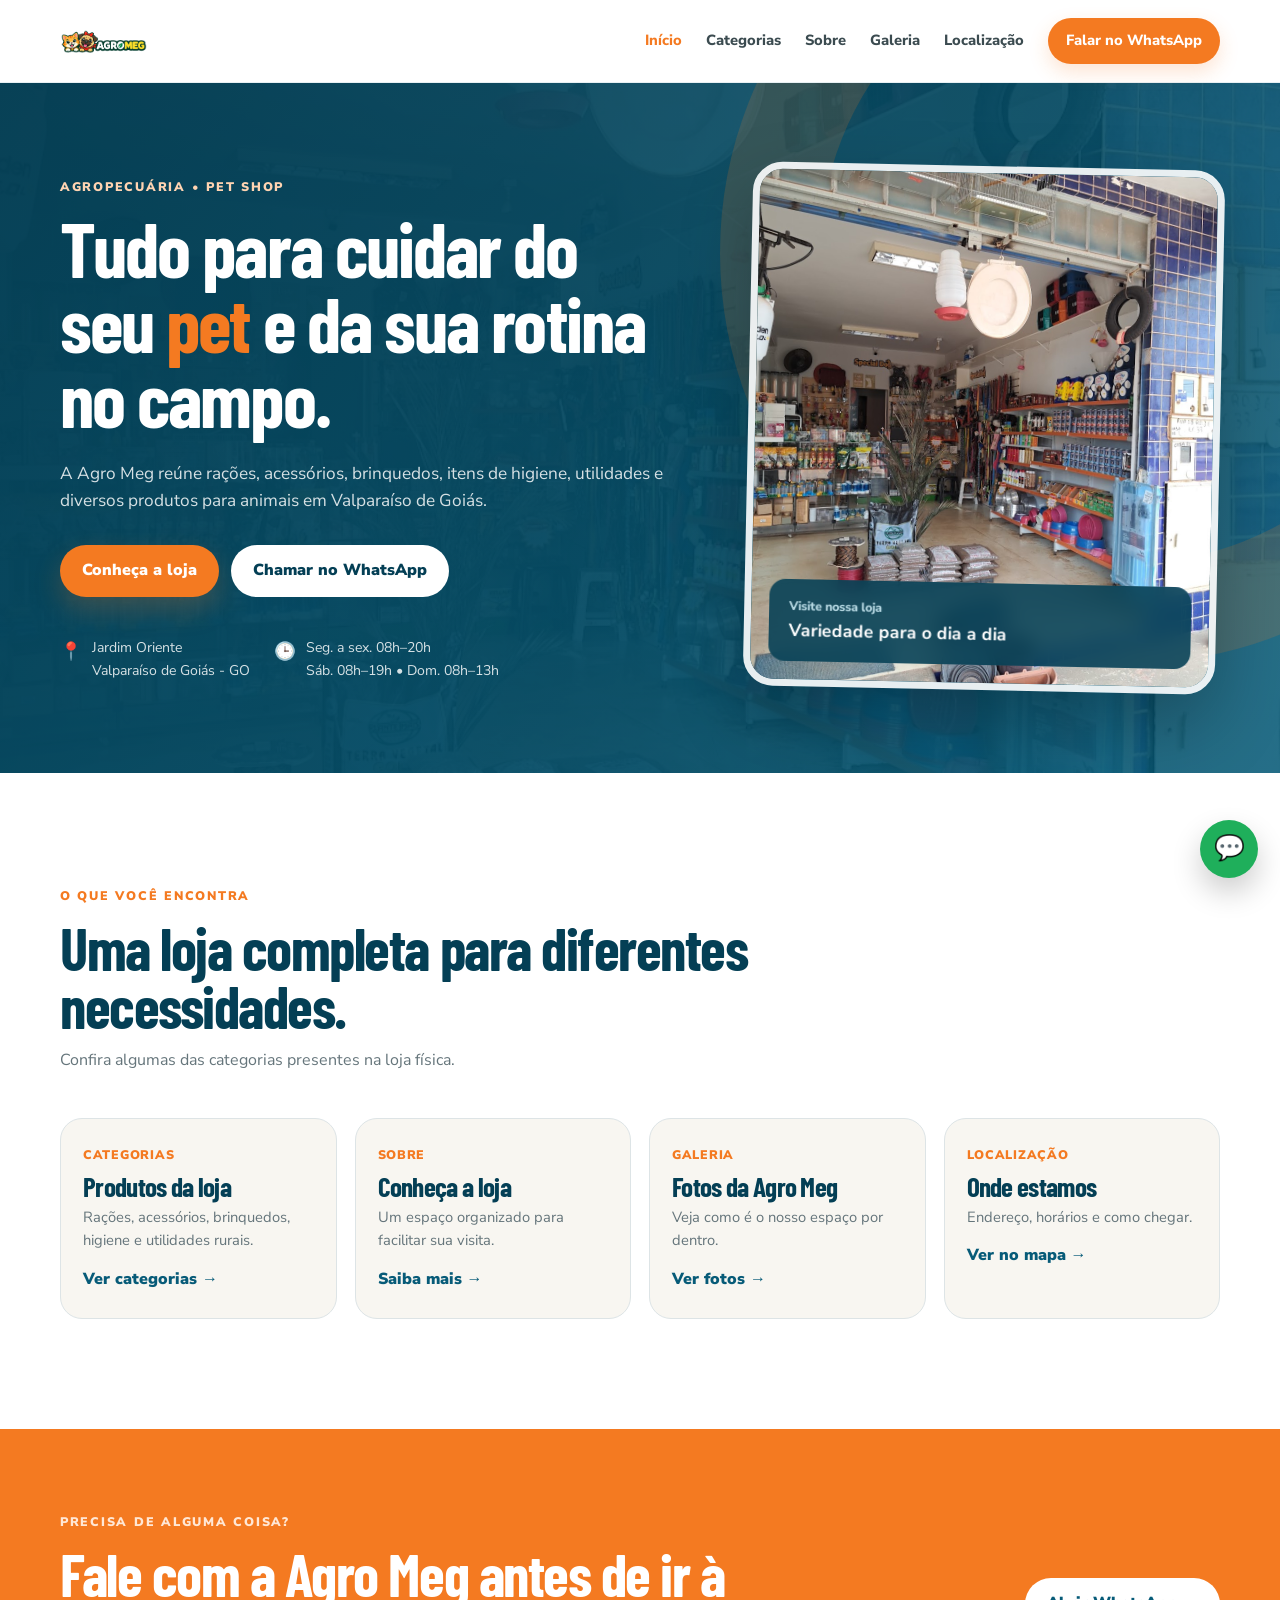
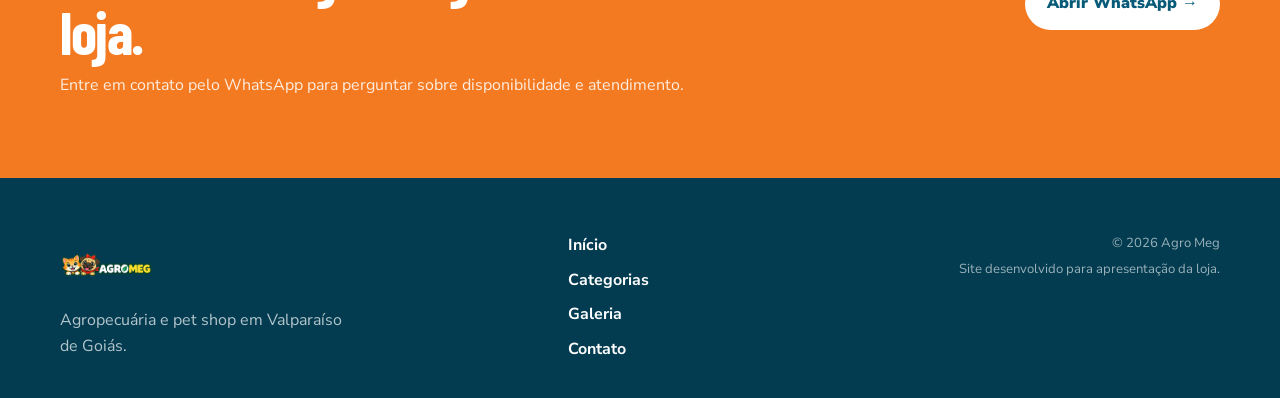
<file: index.html>
<!DOCTYPE html>
<html lang="pt-BR">
<head>
  <meta charset="UTF-8">
  <meta name="viewport" content="width=device-width, initial-scale=1.0">

  <title>Agro Meg | Agropecuária e Pet Shop</title>
  <meta name="description" content="Agro Meg em Valparaíso de Goiás: rações, acessórios para pets, brinquedos, produtos para cuidados e utilidades para o campo.">
  <meta name="theme-color" content="#075B78">
  <meta property="og:image" content="https://arthurcoder-dev.github.io/AgroMeg/favicon.png">

  <link rel="icon" type="image/png" href="assets/favicon.png">
  <link rel="apple-touch-icon" href="assets/apple-touch-icon.png">
  <link rel="stylesheet" href="style.css">
</head>

<body>
  <header class="header" id="topo">
    <div class="container nav-wrap">
      <a class="brand" href="" aria-label="Agro Meg - início">
        <img src="assets/logo.png" alt="Agro Meg">
      </a>

      <button class="menu-toggle" aria-label="Abrir menu" aria-expanded="false">
        <span></span><span></span><span></span>
      </button>

      <nav class="nav" aria-label="Navegação principal">
        <a href="./" class="active">Início</a>
        <a href="categorias/">Categorias</a>
        <a href="sobre/">Sobre</a>
        <a href="galeria/">Galeria</a>
        <a href="localizacao/">Localização</a>
        <a class="nav-cta" href="https://wa.me/5561998091799?text=Ol%C3%A1%2C%20vim%20pelo%20site%20da%20Agro%20Meg%20e%20gostaria%20de%20mais%20informa%C3%A7%C3%B5es." target="_blank" rel="noopener">Falar no WhatsApp</a>
      </nav>
    </div>
  </header>

  <main>
    <section class="hero" id="inicio">
      <div class="hero-bg"></div>
      <div class="container hero-grid">
        <div class="hero-copy">
          <span class="eyebrow">AGROPECUÁRIA • PET SHOP</span>
          <h1>Tudo para cuidar do seu <span>pet</span> e da sua rotina no campo.</h1>
          <p>
            A Agro Meg reúne rações, acessórios, brinquedos, itens de higiene,
            utilidades e diversos produtos para animais em Valparaíso de Goiás.
          </p>
          <div class="hero-actions">
            <a class="btn btn-primary" href="categorias/">Conheça a loja</a>
            <a class="btn btn-light" href="https://wa.me/5561998091799?text=Ol%C3%A1%2C%20vim%20pelo%20site%20da%20Agro%20Meg." target="_blank" rel="noopener">Chamar no WhatsApp</a>
          </div>
          <div class="hero-info">
            <div><strong>📍</strong><span>Jardim Oriente<br>Valparaíso de Goiás - GO</span></div>
            <div><strong>🕒</strong><span>Seg. a sex. 08h–20h<br>Sáb. 08h–19h • Dom. 08h–13h</span></div>
          </div>
        </div>

        <div class="hero-card">
          <img src="assets/fachada2.jpg" alt="Fachada e entrada da Agro Meg" loading="eager">
          <div class="hero-card-caption">
            <span>Visite nossa loja</span>
            <strong>Variedade para o dia a dia</strong>
          </div>
        </div>
      </div>
    </section>

    <section class="section categories" id="categorias">
      <div class="container">
        <div class="section-heading heading-row">
          <div>
            <span class="eyebrow">O QUE VOCÊ ENCONTRA</span>
            <h2>Uma loja completa para diferentes necessidades.</h2>
            <p>Confira algumas das categorias presentes na loja física.</p>
          </div>
        </div>

        <div class="home-links">
          <a class="home-link-card" href="categorias/">
            <span class="tag">Categorias</span>
            <h3>Produtos da loja</h3>
            <p>Rações, acessórios, brinquedos, higiene e utilidades rurais.</p>
            <span class="arrow">Ver categorias →</span>
          </a>
          <a class="home-link-card" href="sobre/">
            <span class="tag">Sobre</span>
            <h3>Conheça a loja</h3>
            <p>Um espaço organizado para facilitar sua visita.</p>
            <span class="arrow">Saiba mais →</span>
          </a>
          <a class="home-link-card" href="galeria/">
            <span class="tag">Galeria</span>
            <h3>Fotos da Agro Meg</h3>
            <p>Veja como é o nosso espaço por dentro.</p>
            <span class="arrow">Ver fotos →</span>
          </a>
          <a class="home-link-card" href="localizacao/">
            <span class="tag">Localização</span>
            <h3>Onde estamos</h3>
            <p>Endereço, horários e como chegar.</p>
            <span class="arrow">Ver no mapa →</span>
          </a>
        </div>
      </div>
    </section>

    <section class="cta-section">
      <div class="container cta-inner">
        <div>
          <span class="eyebrow">PRECISA DE ALGUMA COISA?</span>
          <h2>Fale com a Agro Meg antes de ir à loja.</h2>
          <p>Entre em contato pelo WhatsApp para perguntar sobre disponibilidade e atendimento.</p>
        </div>
        <a class="btn btn-white" href="https://wa.me/5561998091799?text=Ol%C3%A1%2C%20vim%20pelo%20site%20da%20Agro%20Meg.%20Gostaria%20de%20saber%20sobre%20um%20produto." target="_blank" rel="noopener">
          Abrir WhatsApp →
        </a>
      </div>
    </section>
  </main>

  <footer class="footer">
    <div class="container footer-grid">
      <div>
        <img src="assets/logo.png" alt="Agro Meg" class="footer-logo">
        <p>Agropecuária e pet shop em Valparaíso de Goiás.</p>
      </div>
      <div class="footer-links">
        <a href="">Início</a>
        <a href="categorias/">Categorias</a>
        <a href="galeria/">Galeria</a>
        <a href="localizacao/">Contato</a>
      </div>
      <div class="footer-copy">
        <span>© 2026 Agro Meg</span>
        <span>Site desenvolvido para apresentação da loja.</span>
      </div>
    </div>
  </footer>

  <a class="floating-whatsapp" href="https://wa.me/5561998091799?text=Ol%C3%A1%2C%20vim%20pelo%20site%20da%20Agro%20Meg." target="_blank" rel="noopener" aria-label="Falar com a Agro Meg no WhatsApp">
    <span>💬</span>
  </a>

  <script src="script.js"></script>
</body>
</html>
</file>
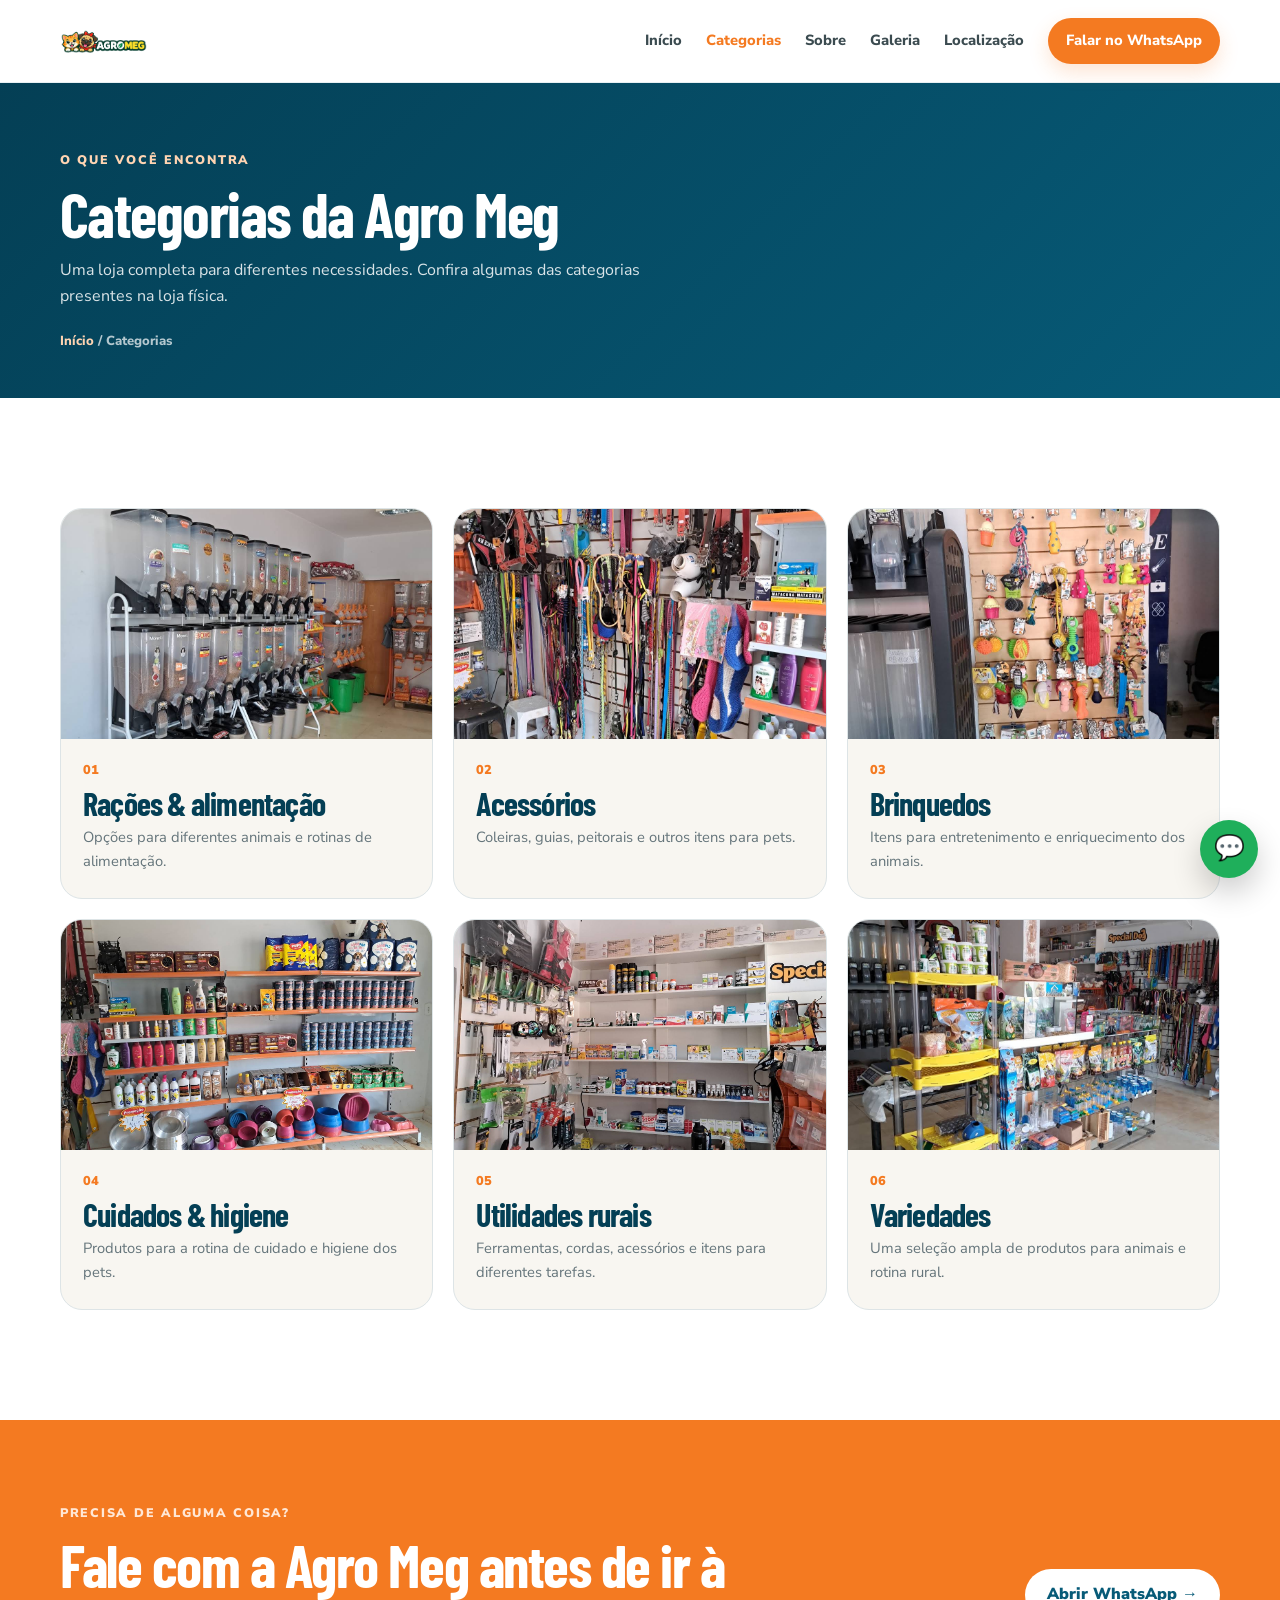
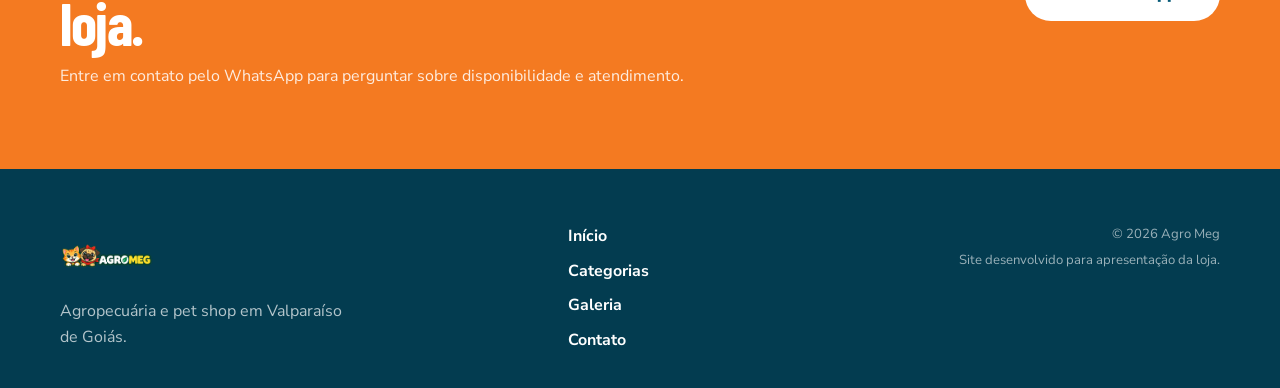
<file: categorias/index.html>
<!DOCTYPE html>
<html lang="pt-BR">
<head>
  <meta charset="UTF-8">
  <meta name="viewport" content="width=device-width, initial-scale=1.0">

  <title>Categorias | Agro Meg</title>
  <meta name="description" content="Conheça as categorias de produtos da Agro Meg: rações, acessórios, brinquedos, cuidados e utilidades rurais.">
  <meta name="theme-color" content="#075B78">
  <meta property="og:image" content="https://arthurcoder-dev.github.io/AgroMeg/favicon.png">

  <link rel="icon" type="image/png" href="../assets/favicon.png">
  <link rel="apple-touch-icon" href="../assets/apple-touch-icon.png">
  <link rel="stylesheet" href="../style.css">
</head>

<body>
  <header class="header" id="topo">
    <div class="container nav-wrap">
      <a class="brand" href="../" aria-label="Agro Meg - início">
        <img src="../assets/logo.png" alt="Agro Meg">
      </a>

      <button class="menu-toggle" aria-label="Abrir menu" aria-expanded="false">
        <span></span><span></span><span></span>
      </button>

      <nav class="nav" aria-label="Navegação principal">
        <a href="../">Início</a>
        <a href="../categorias/" class="active">Categorias</a>
        <a href="../sobre/">Sobre</a>
        <a href="../galeria/">Galeria</a>
        <a href="../localizacao/">Localização</a>
        <a class="nav-cta" href="https://wa.me/5561998091799?text=Ol%C3%A1%2C%20vim%20pelo%20site%20da%20Agro%20Meg%20e%20gostaria%20de%20mais%20informa%C3%A7%C3%B5es." target="_blank" rel="noopener">Falar no WhatsApp</a>
      </nav>
    </div>
  </header>

  <main>
    <section class="page-hero">
      <div class="container">
        <span class="eyebrow">O QUE VOCÊ ENCONTRA</span>
        <h1>Categorias da Agro Meg</h1>
        <p>Uma loja completa para diferentes necessidades. Confira algumas das categorias presentes na loja física.</p>
        <div class="breadcrumb"><a href="../">Início</a> / Categorias</div>
      </div>
    </section>

    <section class="section categories">
      <div class="container">
        <div class="category-grid">
          <article class="category-card category-featured">
            <img src="../assets/racoes2.jpg" alt="Rações e alimentos para animais" loading="lazy">
            <div class="category-content">
              <span>01</span>
              <h3>Rações & alimentação</h3>
              <p>Opções para diferentes animais e rotinas de alimentação.</p>
            </div>
          </article>

          <article class="category-card">
            <img src="../assets/coleiras.jpg" alt="Coleiras e acessórios para pets" loading="lazy">
            <div class="category-content">
              <span>02</span>
              <h3>Acessórios</h3>
              <p>Coleiras, guias, peitorais e outros itens para pets.</p>
            </div>
          </article>

          <article class="category-card">
            <img src="../assets/brinquedos.jpg" alt="Brinquedos para animais" loading="lazy">
            <div class="category-content">
              <span>03</span>
              <h3>Brinquedos</h3>
              <p>Itens para entretenimento e enriquecimento dos animais.</p>
            </div>
          </article>

          <article class="category-card">
            <img src="../assets/cuidados.jpg" alt="Produtos para cuidados e higiene animal" loading="lazy">
            <div class="category-content">
              <span>04</span>
              <h3>Cuidados & higiene</h3>
              <p>Produtos para a rotina de cuidado e higiene dos pets.</p>
            </div>
          </article>

          <article class="category-card">
            <img src="../assets/ferramentas.jpg" alt="Ferramentas e utilidades da loja" loading="lazy">
            <div class="category-content">
              <span>05</span>
              <h3>Utilidades rurais</h3>
              <p>Ferramentas, cordas, acessórios e itens para diferentes tarefas.</p>
            </div>
          </article>

          <article class="category-card">
            <img src="../assets/prateleira1.jpg" alt="Prateleiras com produtos da Agro Meg" loading="lazy">
            <div class="category-content">
              <span>06</span>
              <h3>Variedades</h3>
              <p>Uma seleção ampla de produtos para animais e rotina rural.</p>
            </div>
          </article>
        </div>
      </div>
    </section>

    <section class="cta-section">
      <div class="container cta-inner">
        <div>
          <span class="eyebrow">PRECISA DE ALGUMA COISA?</span>
          <h2>Fale com a Agro Meg antes de ir à loja.</h2>
          <p>Entre em contato pelo WhatsApp para perguntar sobre disponibilidade e atendimento.</p>
        </div>
        <a class="btn btn-white" href="https://wa.me/5561998091799?text=Ol%C3%A1%2C%20vim%20pelo%20site%20da%20Agro%20Meg.%20Gostaria%20de%20saber%20sobre%20um%20produto." target="_blank" rel="noopener">
          Abrir WhatsApp →
        </a>
      </div>
    </section>
  </main>

  <footer class="footer">
    <div class="container footer-grid">
      <div>
        <img src="../assets/logo.png" alt="Agro Meg" class="footer-logo">
        <p>Agropecuária e pet shop em Valparaíso de Goiás.</p>
      </div>
      <div class="footer-links">
        <a href="../">Início</a>
        <a href="../categorias/">Categorias</a>
        <a href="../galeria/">Galeria</a>
        <a href="../localizacao/">Contato</a>
      </div>
      <div class="footer-copy">
        <span>© 2026 Agro Meg</span>
        <span>Site desenvolvido para apresentação da loja.</span>
      </div>
    </div>
  </footer>

  <a class="floating-whatsapp" href="https://wa.me/5561998091799?text=Ol%C3%A1%2C%20vim%20pelo%20site%20da%20Agro%20Meg." target="_blank" rel="noopener" aria-label="Falar com a Agro Meg no WhatsApp">
    <span>💬</span>
  </a>

  <script src="../script.js"></script>
</body>
</html>
</file>
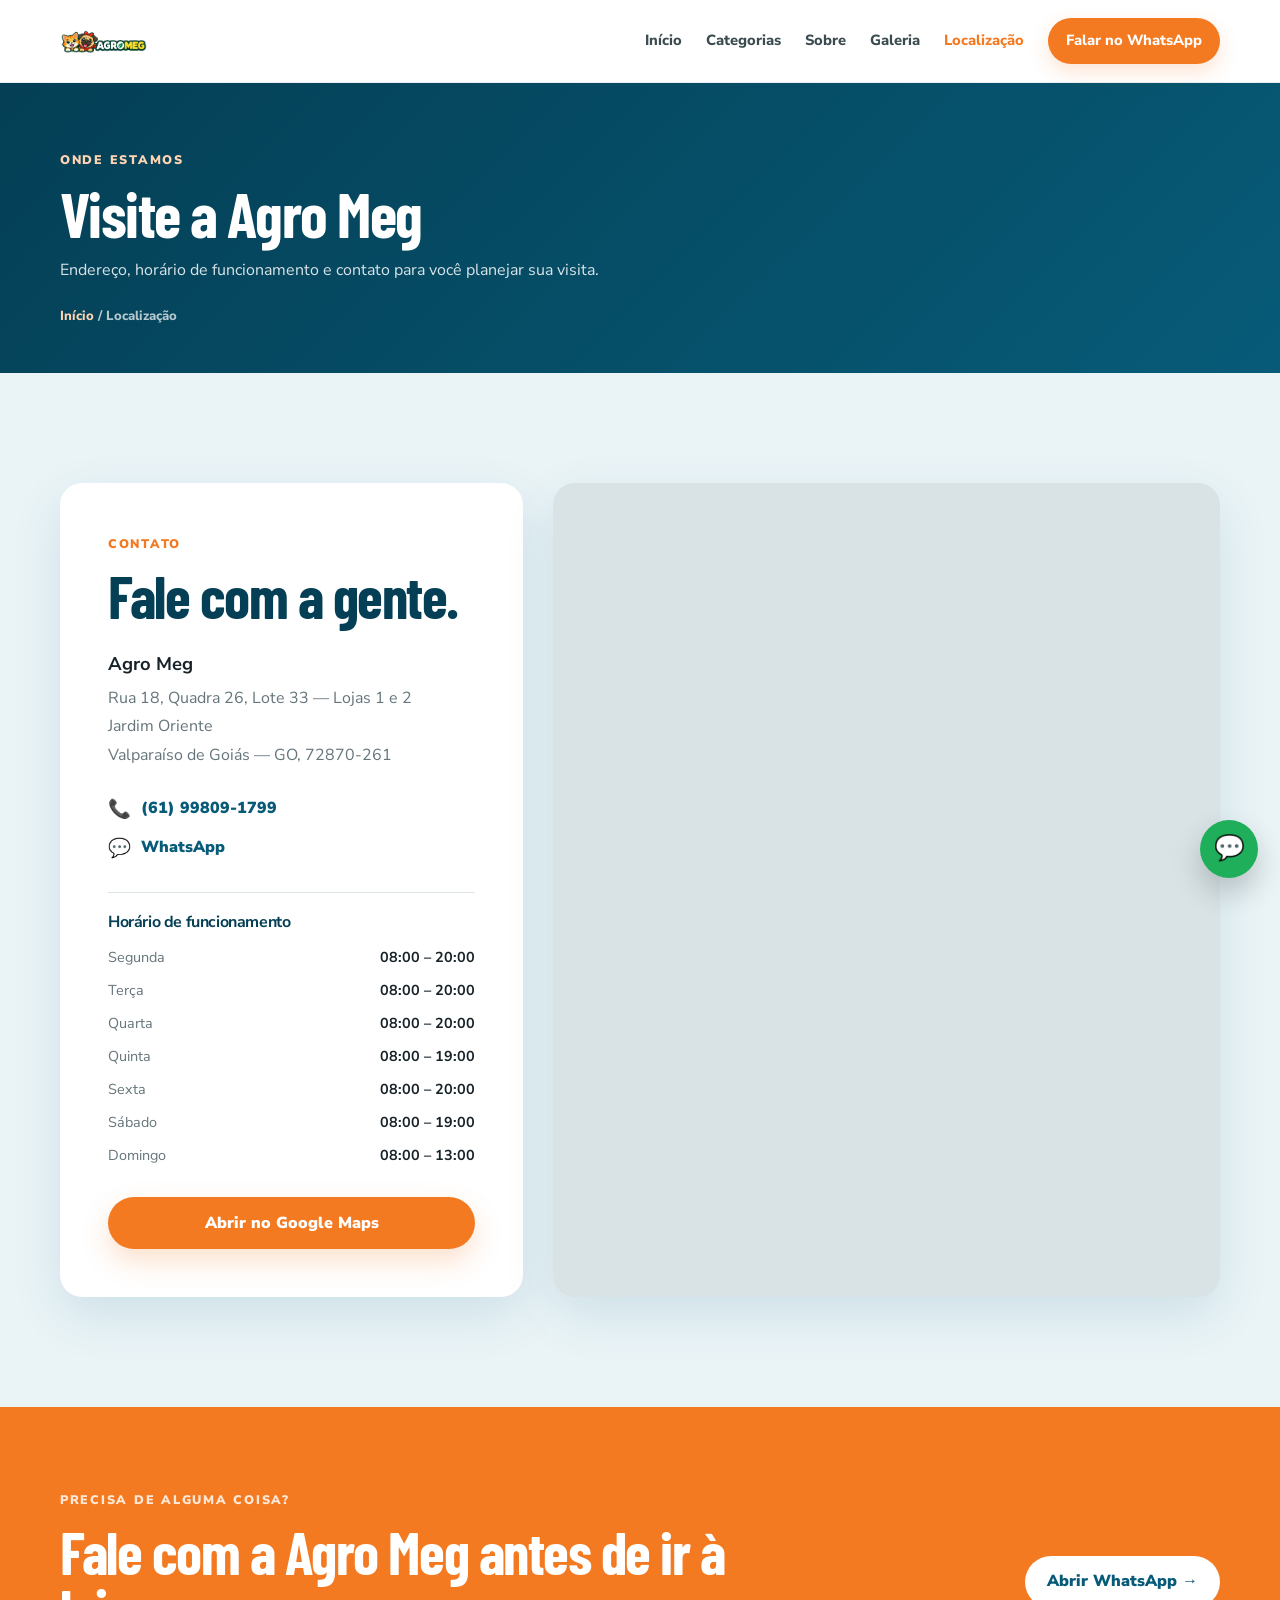
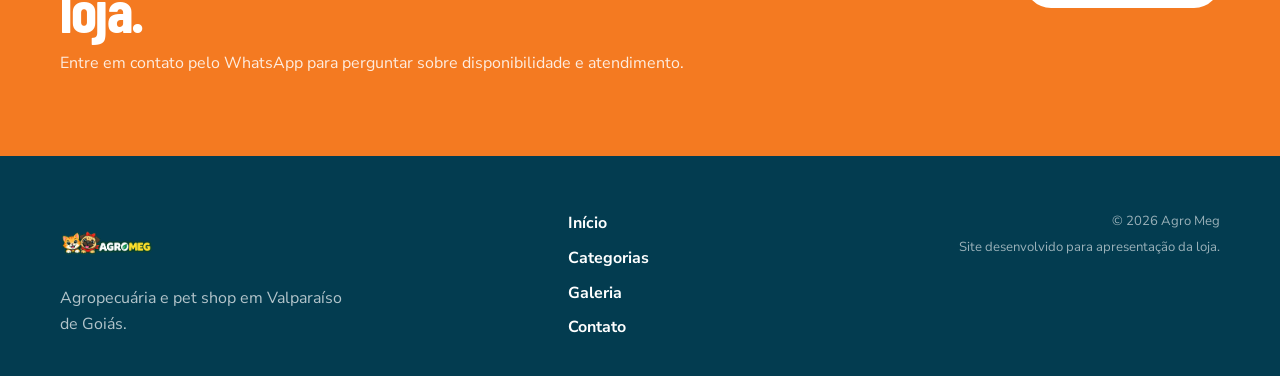
<file: localizacao/index.html>
<!DOCTYPE html>
<html lang="pt-BR">
<head>
  <meta charset="UTF-8">
  <meta name="viewport" content="width=device-width, initial-scale=1.0">

  <title>Localização | Agro Meg</title>
  <meta name="description" content="Endereço, telefone e horário de funcionamento da Agro Meg em Valparaíso de Goiás.">
  <meta name="theme-color" content="#075B78">
  <meta property="og:image" content="https://arthurcoder-dev.github.io/AgroMeg/favicon.png">

  <link rel="icon" type="image/png" href="../assets/favicon.png">
  <link rel="apple-touch-icon" href="../assets/apple-touch-icon.png">
  <link rel="stylesheet" href="../style.css">
</head>

<body>
  <header class="header" id="topo">
    <div class="container nav-wrap">
      <a class="brand" href="../" aria-label="Agro Meg - início">
        <img src="../assets/logo.png" alt="Agro Meg">
      </a>

      <button class="menu-toggle" aria-label="Abrir menu" aria-expanded="false">
        <span></span><span></span><span></span>
      </button>

      <nav class="nav" aria-label="Navegação principal">
        <a href="../">Início</a>
        <a href="../categorias/">Categorias</a>
        <a href="../sobre/">Sobre</a>
        <a href="../galeria/">Galeria</a>
        <a href="../localizacao/" class="active">Localização</a>
        <a class="nav-cta" href="https://wa.me/5561998091799?text=Ol%C3%A1%2C%20vim%20pelo%20site%20da%20Agro%20Meg%20e%20gostaria%20de%20mais%20informa%C3%A7%C3%B5es." target="_blank" rel="noopener">Falar no WhatsApp</a>
      </nav>
    </div>
  </header>

  <main>
    <section class="page-hero">
      <div class="container">
        <span class="eyebrow">ONDE ESTAMOS</span>
        <h1>Visite a Agro Meg</h1>
        <p>Endereço, horário de funcionamento e contato para você planejar sua visita.</p>
        <div class="breadcrumb"><a href="../">Início</a> / Localização</div>
      </div>
    </section>

    <section class="section location">
      <div class="container location-grid">
        <div class="location-card">
          <span class="eyebrow">CONTATO</span>
          <h2>Fale com a gente.</h2>
          <div class="address">
            <strong>Agro Meg</strong>
            <span>Rua 18, Quadra 26, Lote 33 — Lojas 1 e 2</span>
            <span>Jardim Oriente</span>
            <span>Valparaíso de Goiás — GO, 72870-261</span>
          </div>

          <div class="contact-list">
            <a href="tel:+5561998091799"><span>📞</span> (61) 99809-1799</a>
            <a href="https://wa.me/5561998091799" target="_blank" rel="noopener"><span>💬</span> WhatsApp</a>
          </div>

          <div class="hours">
            <h3>Horário de funcionamento</h3>
            <div><span>Segunda</span><strong>08:00 – 20:00</strong></div>
            <div><span>Terça</span><strong>08:00 – 20:00</strong></div>
            <div><span>Quarta</span><strong>08:00 – 20:00</strong></div>
            <div><span>Quinta</span><strong>08:00 – 19:00</strong></div>
            <div><span>Sexta</span><strong>08:00 – 20:00</strong></div>
            <div><span>Sábado</span><strong>08:00 – 19:00</strong></div>
            <div><span>Domingo</span><strong>08:00 – 13:00</strong></div>
          </div>

          <a class="btn btn-primary full" href="https://www.google.com/maps/place/Agropecuaria+AgroMeg/@-16.0688121,-47.9907986,17z" target="_blank" rel="noopener">
            Abrir no Google Maps
          </a>
        </div>

        <div class="map-frame">
          <iframe
            title="Localização da Agro Meg no Google Maps"
            src="https://www.google.com/maps?q=Agropecuaria+AgroMeg,+Valpara%C3%ADso+de+Goi%C3%A1s,+GO&output=embed"
            loading="lazy"
            referrerpolicy="no-referrer-when-downgrade">
          </iframe>
        </div>
      </div>
    </section>

    <section class="cta-section">
      <div class="container cta-inner">
        <div>
          <span class="eyebrow">PRECISA DE ALGUMA COISA?</span>
          <h2>Fale com a Agro Meg antes de ir à loja.</h2>
          <p>Entre em contato pelo WhatsApp para perguntar sobre disponibilidade e atendimento.</p>
        </div>
        <a class="btn btn-white" href="https://wa.me/5561998091799?text=Ol%C3%A1%2C%20vim%20pelo%20site%20da%20Agro%20Meg.%20Gostaria%20de%20saber%20sobre%20um%20produto." target="_blank" rel="noopener">
          Abrir WhatsApp →
        </a>
      </div>
    </section>
  </main>

  <footer class="footer">
    <div class="container footer-grid">
      <div>
        <img src="../assets/logo.png" alt="Agro Meg" class="footer-logo">
        <p>Agropecuária e pet shop em Valparaíso de Goiás.</p>
      </div>
      <div class="footer-links">
        <a href="../">Início</a>
        <a href="../categorias/">Categorias</a>
        <a href="../galeria/">Galeria</a>
        <a href="../localizacao/">Contato</a>
      </div>
      <div class="footer-copy">
        <span>© 2026 Agro Meg</span>
        <span>Site desenvolvido para apresentação da loja.</span>
      </div>
    </div>
  </footer>

  <a class="floating-whatsapp" href="https://wa.me/5561998091799?text=Ol%C3%A1%2C%20vim%20pelo%20site%20da%20Agro%20Meg." target="_blank" rel="noopener" aria-label="Falar com a Agro Meg no WhatsApp">
    <span>💬</span>
  </a>

  <script src="../script.js"></script>
</body>
</html>
</file>
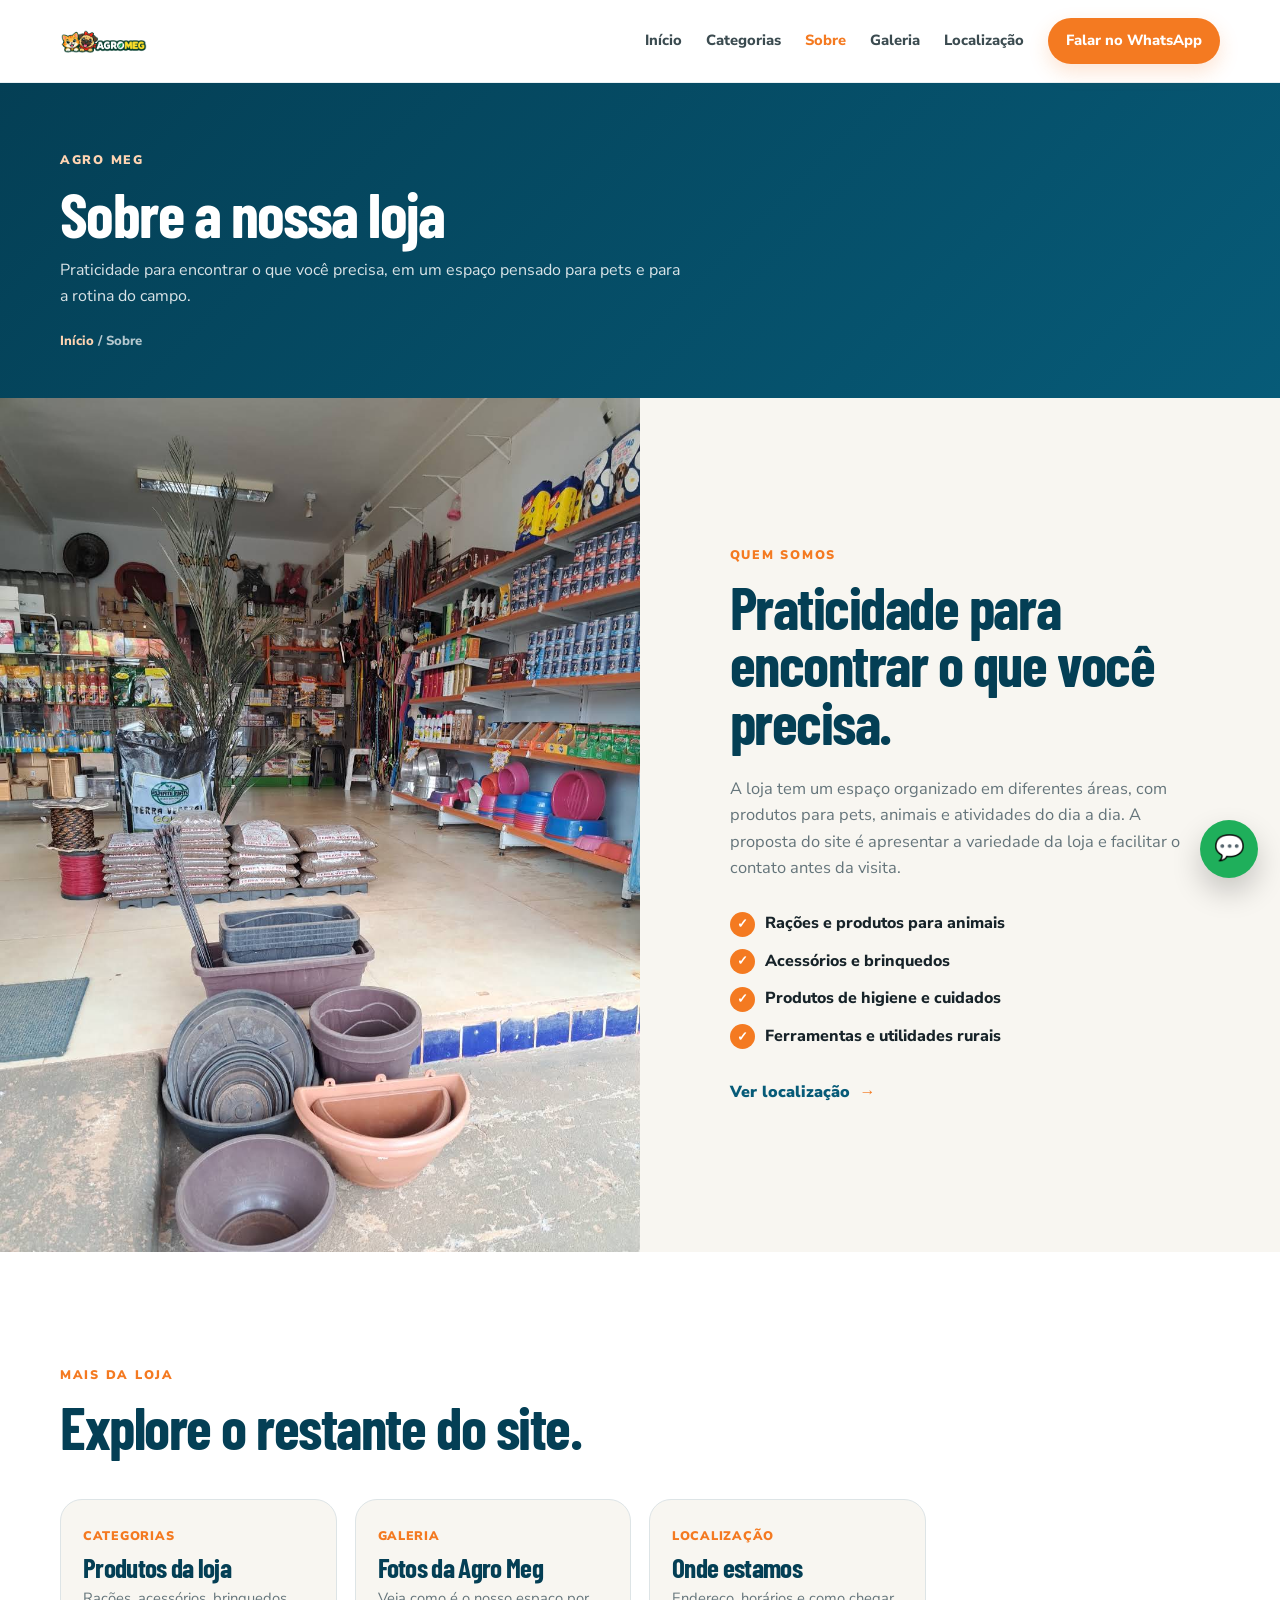
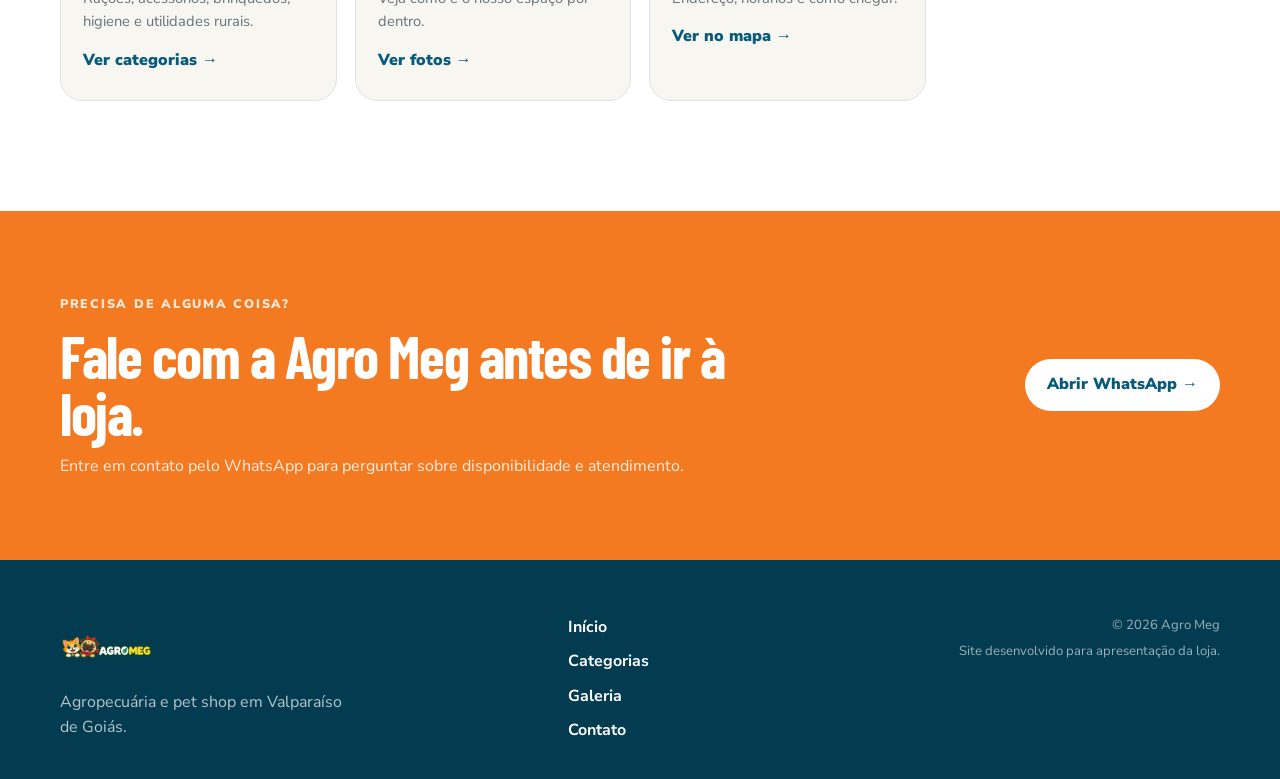
<file: sobre/index.html>
<!DOCTYPE html>
<html lang="pt-BR">
<head>
  <meta charset="UTF-8">
  <meta name="viewport" content="width=device-width, initial-scale=1.0">

  <title>Sobre | Agro Meg</title>
  <meta name="description" content="Conheça a Agro Meg, agropecuária e pet shop em Valparaíso de Goiás.">
  <meta name="theme-color" content="#075B78">
  <meta property="og:image" content="https://arthurcoder-dev.github.io/AgroMeg/favicon.png">

  <link rel="icon" type="image/png" href="../assets/favicon.png">
  <link rel="apple-touch-icon" href="../assets/apple-touch-icon.png">
  <link rel="stylesheet" href="../style.css">
</head>

<body>
  <header class="header" id="topo">
    <div class="container nav-wrap">
      <a class="brand" href="../" aria-label="Agro Meg - início">
        <img src="../assets/logo.png" alt="Agro Meg">
      </a>

      <button class="menu-toggle" aria-label="Abrir menu" aria-expanded="false">
        <span></span><span></span><span></span>
      </button>

      <nav class="nav" aria-label="Navegação principal">
        <a href="../">Início</a>
        <a href="../categorias/">Categorias</a>
        <a href="../sobre/" class="active">Sobre</a>
        <a href="../galeria/">Galeria</a>
        <a href="../localizacao/">Localização</a>
        <a class="nav-cta" href="https://wa.me/5561998091799?text=Ol%C3%A1%2C%20vim%20pelo%20site%20da%20Agro%20Meg%20e%20gostaria%20de%20mais%20informa%C3%A7%C3%B5es." target="_blank" rel="noopener">Falar no WhatsApp</a>
      </nav>
    </div>
  </header>

  <main>
    <section class="page-hero">
      <div class="container">
        <span class="eyebrow">AGRO MEG</span>
        <h1>Sobre a nossa loja</h1>
        <p>Praticidade para encontrar o que você precisa, em um espaço pensado para pets e para a rotina do campo.</p>
        <div class="breadcrumb"><a href="../">Início</a> / Sobre</div>
      </div>
    </section>

    <section class="split-section" id="sobre">
      <div class="split-image">
        <img src="../assets/interior1.jpg" alt="Interior da Agro Meg" loading="lazy">
      </div>
      <div class="split-copy">
        <span class="eyebrow">QUEM SOMOS</span>
        <h2>Praticidade para encontrar o que você precisa.</h2>
        <p>
          A loja tem um espaço organizado em diferentes áreas, com produtos
          para pets, animais e atividades do dia a dia. A proposta do site é
          apresentar a variedade da loja e facilitar o contato antes da visita.
        </p>

        <div class="check-list">
          <div><span>✓</span> Rações e produtos para animais</div>
          <div><span>✓</span> Acessórios e brinquedos</div>
          <div><span>✓</span> Produtos de higiene e cuidados</div>
          <div><span>✓</span> Ferramentas e utilidades rurais</div>
        </div>

        <a class="text-link" href="../localizacao/">Ver localização <span>→</span></a>
      </div>
    </section>

    <section class="section categories">
      <div class="container">
        <div class="section-heading">
          <span class="eyebrow">MAIS DA LOJA</span>
          <h2>Explore o restante do site.</h2>
        </div>

        <div class="home-links">
          <a class="home-link-card" href="../categorias/">
            <span class="tag">Categorias</span>
            <h3>Produtos da loja</h3>
            <p>Rações, acessórios, brinquedos, higiene e utilidades rurais.</p>
            <span class="arrow">Ver categorias →</span>
          </a>
          <a class="home-link-card" href="../galeria/">
            <span class="tag">Galeria</span>
            <h3>Fotos da Agro Meg</h3>
            <p>Veja como é o nosso espaço por dentro.</p>
            <span class="arrow">Ver fotos →</span>
          </a>
          <a class="home-link-card" href="../localizacao/">
            <span class="tag">Localização</span>
            <h3>Onde estamos</h3>
            <p>Endereço, horários e como chegar.</p>
            <span class="arrow">Ver no mapa →</span>
          </a>
        </div>
      </div>
    </section>

    <section class="cta-section">
      <div class="container cta-inner">
        <div>
          <span class="eyebrow">PRECISA DE ALGUMA COISA?</span>
          <h2>Fale com a Agro Meg antes de ir à loja.</h2>
          <p>Entre em contato pelo WhatsApp para perguntar sobre disponibilidade e atendimento.</p>
        </div>
        <a class="btn btn-white" href="https://wa.me/5561998091799?text=Ol%C3%A1%2C%20vim%20pelo%20site%20da%20Agro%20Meg.%20Gostaria%20de%20saber%20sobre%20um%20produto." target="_blank" rel="noopener">
          Abrir WhatsApp →
        </a>
      </div>
    </section>
  </main>

  <footer class="footer">
    <div class="container footer-grid">
      <div>
        <img src="../assets/logo.png" alt="Agro Meg" class="footer-logo">
        <p>Agropecuária e pet shop em Valparaíso de Goiás.</p>
      </div>
      <div class="footer-links">
        <a href="../">Início</a>
        <a href="../categorias/">Categorias</a>
        <a href="../galeria/">Galeria</a>
        <a href="../localizacao/">Contato</a>
      </div>
      <div class="footer-copy">
        <span>© 2026 Agro Meg</span>
        <span>Site desenvolvido para apresentação da loja.</span>
      </div>
    </div>
  </footer>

  <a class="floating-whatsapp" href="https://wa.me/5561998091799?text=Ol%C3%A1%2C%20vim%20pelo%20site%20da%20Agro%20Meg." target="_blank" rel="noopener" aria-label="Falar com a Agro Meg no WhatsApp">
    <span>💬</span>
  </a>

  <script src="../script.js"></script>
</body>
</html>
</file>
<file: style.css>
@import url('https://fonts.googleapis.com/css2?family=Barlow+Condensed:wght@600;700;800&family=Nunito+Sans:wght@400;600;700;800;900&display=swap');

:root {
  --blue: #075B78;
  --blue-dark: #043F55;
  --blue-soft: #EAF4F7;
  --orange: #F47A21;
  --orange-dark: #D9600D;
  --cream: #F8F6F1;
  --white: #FFFFFF;
  --ink: #172329;
  --muted: #65757B;
  --line: #DDE4E6;
  --shadow: 0 18px 50px rgba(7, 91, 120, .12);
  --radius: 22px;
}

* { box-sizing: border-box; margin: 0; padding: 0; }

html { scroll-behavior: smooth; }

body {
  font-family: "Nunito Sans", Arial, sans-serif;
  color: var(--ink);
  background: var(--white);
  line-height: 1.6;
}

img { max-width: 100%; display: block; }

a { color: inherit; text-decoration: none; }

button { font: inherit; }

.container {
  width: min(1160px, calc(100% - 40px));
  margin-inline: auto;
}

.header {
  position: sticky;
  top: 0;
  z-index: 50;
  background: rgba(255,255,255,.94);
  backdrop-filter: blur(14px);
  border-bottom: 1px solid rgba(7,91,120,.09);
}

.nav-wrap {
  min-height: 82px;
  display: flex;
  align-items: center;
  justify-content: space-between;
  gap: 28px;
}

.brand img { height: 58px; width: auto; }

.nav {
  display: flex;
  align-items: center;
  gap: 24px;
  font-weight: 800;
  font-size: .92rem;
}

.nav a:not(.nav-cta) { color: #3B4B50; }
.nav a:not(.nav-cta):hover { color: var(--orange); }

.nav-cta {
  padding: 11px 18px;
  color: white;
  background: var(--orange);
  border-radius: 999px;
  box-shadow: 0 8px 20px rgba(244,122,33,.2);
}

.menu-toggle { display: none; background: transparent; border: 0; cursor: pointer; }
.menu-toggle span { display: block; width: 25px; height: 2px; margin: 5px; background: var(--blue); }

.hero {
  position: relative;
  overflow: hidden;
  min-height: 690px;
  display: flex;
  align-items: center;
  background: linear-gradient(135deg, var(--blue-dark), var(--blue));
  color: white;
}

.hero::after {
  content: "";
  position: absolute;
  width: 620px;
  height: 620px;
  right: -260px;
  top: -240px;
  border: 100px solid rgba(244,122,33,.16);
  border-radius: 50%;
}

.hero-bg {
  position: absolute;
  inset: 0;
  opacity: .16;
  background:
    linear-gradient(90deg, rgba(4,63,85,.9), rgba(7,91,120,.25)),
    url("assets/fachada2.jpg") center/cover;
  filter: saturate(.85);
}

.hero-grid {
  position: relative;
  z-index: 1;
  display: grid;
  grid-template-columns: 1.02fr .78fr;
  gap: 70px;
  align-items: center;
  padding: 76px 0;
}

.eyebrow {
  display: inline-block;
  color: var(--orange);
  font-size: .78rem;
  font-weight: 900;
  letter-spacing: .14em;
  text-transform: uppercase;
  margin-bottom: 13px;
}

.hero .eyebrow { color: #FFD4B2; }

h1, h2, h3 {
  font-family: "Barlow Condensed", Impact, sans-serif;
  line-height: .98;
  letter-spacing: -.025em;
}

h1 {
  font-size: clamp(3.6rem, 6vw, 5.9rem);
  max-width: 780px;
}

h1 span { color: var(--orange); }

.hero-copy > p {
  max-width: 610px;
  margin: 24px 0 30px;
  color: rgba(255,255,255,.83);
  font-size: 1.08rem;
}

.hero-actions { display: flex; flex-wrap: wrap; gap: 12px; }

.btn {
  display: inline-flex;
  align-items: center;
  justify-content: center;
  min-height: 52px;
  padding: 0 22px;
  border-radius: 999px;
  font-weight: 900;
  transition: transform .2s ease, box-shadow .2s ease, background .2s ease;
}

.btn:hover { transform: translateY(-2px); }

.btn-primary {
  color: white;
  background: var(--orange);
  box-shadow: 0 12px 28px rgba(244,122,33,.23);
}

.btn-primary:hover { background: var(--orange-dark); }

.btn-light {
  color: var(--blue-dark);
  background: white;
}

.btn-white {
  color: var(--blue);
  background: white;
}

.hero-info {
  display: flex;
  flex-wrap: wrap;
  gap: 24px;
  margin-top: 40px;
  color: rgba(255,255,255,.83);
  font-size: .88rem;
}

.hero-info > div { display: flex; gap: 10px; align-items: flex-start; }
.hero-info strong { color: var(--orange); font-size: 1.1rem; }

.hero-card {
  position: relative;
  overflow: hidden;
  border: 7px solid rgba(255,255,255,.9);
  border-radius: 30px;
  box-shadow: 0 30px 70px rgba(0,0,0,.25);
  transform: rotate(1.2deg);
}

.hero-card img { width: 100%; height: 510px; object-fit: cover; }

.hero-card-caption {
  position: absolute;
  left: 18px;
  right: 18px;
  bottom: 18px;
  padding: 17px 20px;
  border-radius: 16px;
  background: rgba(4,63,85,.88);
  backdrop-filter: blur(10px);
}

.hero-card-caption span { display: block; color: #B7D9E3; font-size: .78rem; font-weight: 800; }
.hero-card-caption strong { display: block; font-size: 1.1rem; }

.nav a.active { color: var(--orange); }

.page-hero {
  padding: 64px 0 46px;
  background: linear-gradient(135deg, var(--blue-dark), var(--blue));
  color: white;
}
.page-hero .eyebrow { color: #FFD4B2; }
.page-hero h1 {
  font-size: clamp(2.6rem, 5vw, 3.9rem);
  max-width: 780px;
}
.page-hero p {
  max-width: 620px;
  margin-top: 14px;
  color: rgba(255,255,255,.85);
}
.breadcrumb {
  margin-top: 22px;
  font-size: .82rem;
  font-weight: 800;
  color: rgba(255,255,255,.7);
}
.breadcrumb a { color: #FFD4B2; }
.breadcrumb a:hover { color: white; }

.home-links {
  display: grid;
  grid-template-columns: repeat(4, 1fr);
  gap: 18px;
  margin-top: -1px;
}
.home-link-card {
  display: block;
  padding: 26px 22px;
  background: var(--cream);
  border: 1px solid var(--line);
  border-radius: var(--radius);
  transition: transform .25s ease, box-shadow .25s ease, background .25s ease;
}
.home-link-card:hover {
  transform: translateY(-6px);
  box-shadow: var(--shadow);
  background: white;
}
.home-link-card span.tag {
  display: block;
  color: var(--orange);
  font-weight: 900;
  font-size: .78rem;
  letter-spacing: .06em;
  text-transform: uppercase;
  margin-bottom: 8px;
}
.home-link-card h3 { color: var(--blue-dark); font-size: 1.7rem; }
.home-link-card p { margin-top: 6px; color: var(--muted); font-size: .92rem; }
.home-link-card .arrow { display: inline-block; margin-top: 14px; color: var(--blue); font-weight: 900; }

@media (max-width: 950px) {
  .home-links { grid-template-columns: repeat(2, 1fr); }
}
@media (max-width: 560px) {
  .home-links { grid-template-columns: 1fr; }
}

.section { padding: 110px 0; }

.section-heading { max-width: 700px; margin-bottom: 45px; }
.section-heading h2, .split-copy h2, .location-card h2, .cta-inner h2 {
  font-size: clamp(2.7rem, 4.6vw, 4.2rem);
  color: var(--blue-dark);
}
.section-heading p { color: var(--muted); margin-top: 14px; }

.category-grid {
  display: grid;
  grid-template-columns: repeat(3, 1fr);
  gap: 20px;
}

.category-card {
  overflow: hidden;
  min-height: 380px;
  border-radius: var(--radius);
  background: var(--cream);
  border: 1px solid var(--line);
  transition: transform .25s ease, box-shadow .25s ease;
}

.category-card:hover {
  transform: translateY(-6px);
  box-shadow: var(--shadow);
}

.category-card img { width: 100%; height: 230px; object-fit: cover; }
.category-content { padding: 21px 22px 25px; }
.category-content > span {
  display: block;
  margin-bottom: 7px;
  color: var(--orange);
  font-weight: 900;
  font-size: .8rem;
}
.category-content h3 { color: var(--blue-dark); font-size: 2rem; }
.category-content p { margin-top: 7px; color: var(--muted); font-size: .92rem; }

.split-section {
  display: grid;
  grid-template-columns: 1fr 1fr;
  min-height: 680px;
  background: var(--cream);
}

.split-image { min-height: 680px; }
.split-image img { width: 100%; height: 100%; object-fit: cover; }

.split-copy {
  display: flex;
  flex-direction: column;
  justify-content: center;
  padding: 80px clamp(35px, 7vw, 110px);
}

.split-copy > p {
  max-width: 540px;
  margin: 25px 0;
  color: var(--muted);
  font-size: 1.03rem;
}

.check-list { display: grid; gap: 12px; margin: 5px 0 30px; font-weight: 800; }
.check-list div { display: flex; align-items: center; gap: 10px; }
.check-list span {
  display: grid;
  place-items: center;
  width: 25px; height: 25px;
  border-radius: 50%;
  background: var(--orange);
  color: white;
  font-size: .8rem;
}

.text-link { color: var(--blue); font-weight: 900; }
.text-link span { color: var(--orange); margin-left: 5px; }

.heading-row {
  display: flex;
  justify-content: space-between;
  align-items: end;
  gap: 30px;
}
.heading-row > p { max-width: 260px; margin-bottom: 4px; color: var(--muted); }

.gallery-grid {
  display: grid;
  grid-template-columns: 1.25fr .75fr .75fr;
  grid-auto-rows: 250px;
  gap: 14px;
}

.gallery-item {
  border: 0;
  padding: 0;
  overflow: hidden;
  cursor: pointer;
  border-radius: 18px;
  background: #ddd;
}
.gallery-item img {
  width: 100%; height: 100%;
  object-fit: cover;
  transition: transform .45s ease;
}
.gallery-item:hover img { transform: scale(1.045); }
.gallery-item.large { grid-row: span 2; }
.gallery-item.tall { grid-row: span 2; }

.cta-section {
  padding: 80px 0;
  background: var(--orange);
  color: white;
}
.cta-inner {
  display: flex;
  align-items: center;
  justify-content: space-between;
  gap: 40px;
}
.cta-inner .eyebrow { color: #FFE7D5; }
.cta-inner h2 { color: white; max-width: 700px; }
.cta-inner p { margin-top: 12px; color: rgba(255,255,255,.86); }

.location { background: var(--blue-soft); }
.location-grid {
  display: grid;
  grid-template-columns: .82fr 1.18fr;
  gap: 30px;
  align-items: stretch;
}

.location-card {
  padding: 48px;
  background: white;
  border-radius: var(--radius);
  box-shadow: var(--shadow);
}

.address { display: grid; gap: 3px; margin: 25px 0; color: var(--muted); }
.address strong { color: var(--ink); font-size: 1.15rem; margin-bottom: 4px; }

.contact-list {
  display: grid;
  gap: 10px;
  margin: 25px 0 30px;
}
.contact-list a {
  display: flex;
  gap: 10px;
  align-items: center;
  color: var(--blue);
  font-weight: 900;
}
.contact-list span { font-size: 1.15rem; }

.hours {
  border-top: 1px solid var(--line);
  padding-top: 22px;
  margin-bottom: 25px;
}
.hours h3 { font-family: "Nunito Sans", Arial, sans-serif; font-size: 1rem; color: var(--blue-dark); margin-bottom: 10px; }
.hours div {
  display: flex;
  justify-content: space-between;
  gap: 20px;
  padding: 5px 0;
  color: var(--muted);
  font-size: .9rem;
}
.hours strong { color: var(--ink); }

.full { width: 100%; }

.map-frame {
  min-height: 600px;
  overflow: hidden;
  border-radius: var(--radius);
  box-shadow: var(--shadow);
  background: #d9e3e6;
}
.map-frame iframe { width: 100%; height: 100%; min-height: 600px; border: 0; }

.footer {
  padding: 55px 0 35px;
  background: #033C50;
  color: white;
}
.footer-grid {
  display: grid;
  grid-template-columns: 1.3fr .7fr 1fr;
  gap: 40px;
  align-items: start;
}
.footer-logo { height: 62px; width: auto; margin-bottom: 13px; }
.footer p { color: rgba(255,255,255,.7); max-width: 300px; }
.footer-links { display: grid; gap: 9px; font-weight: 700; }
.footer-links a:hover { color: #FFC08F; }
.footer-copy {
  display: grid;
  gap: 5px;
  justify-self: end;
  text-align: right;
  color: rgba(255,255,255,.6);
  font-size: .82rem;
}

.floating-whatsapp {
  position: fixed;
  z-index: 40;
  right: 22px;
  bottom: 22px;
  display: grid;
  place-items: center;
  width: 58px;
  height: 58px;
  border-radius: 50%;
  background: #1FAF5B;
  color: white;
  font-size: 1.55rem;
  box-shadow: 0 14px 30px rgba(0,0,0,.2);
}

.lightbox {
  position: fixed;
  inset: 0;
  z-index: 100;
  display: grid;
  place-items: center;
  padding: 30px;
  background: rgba(3,27,37,.92);
  opacity: 0;
  visibility: hidden;
  transition: .2s ease;
}
.lightbox.open { opacity: 1; visibility: visible; }
.lightbox img {
  max-width: min(1100px, 94vw);
  max-height: 88vh;
  border-radius: 16px;
  object-fit: contain;
  box-shadow: 0 30px 90px rgba(0,0,0,.45);
}
.lightbox-close {
  position: fixed;
  top: 18px;
  right: 24px;
  border: 0;
  background: transparent;
  color: white;
  font-size: 3rem;
  cursor: pointer;
}

@media (max-width: 950px) {
  .nav { gap: 13px; }
  .nav-cta { padding: 10px 13px; }
  .hero-grid { grid-template-columns: 1fr; gap: 45px; }
  .hero-card { max-width: 600px; width: 100%; margin-inline: auto; }
  .category-grid { grid-template-columns: repeat(2, 1fr); }
  .split-section { grid-template-columns: 1fr; }
  .split-image { min-height: 480px; }
  .location-grid { grid-template-columns: 1fr; }
  .map-frame, .map-frame iframe { min-height: 460px; }
  .footer-grid { grid-template-columns: 1fr 1fr; }
  .footer-copy { justify-self: start; text-align: left; }
}

@media (max-width: 720px) {
  .container { width: min(100% - 28px, 1160px); }
  .nav-wrap { min-height: 72px; }
  .brand img { height: 46px; }
  .menu-toggle { display: block; }
  .nav {
    position: absolute;
    left: 14px;
    right: 14px;
    top: 72px;
    display: none;
    flex-direction: column;
    align-items: stretch;
    padding: 16px;
    border-radius: 18px;
    background: white;
    box-shadow: 0 20px 45px rgba(0,0,0,.14);
  }
  .nav.open { display: flex; }
  .nav a { padding: 10px; }
  .nav-cta { text-align: center; }

  .hero { min-height: auto; }
  .hero-grid { padding: 70px 0 60px; }
  h1 { font-size: clamp(3rem, 15vw, 4.7rem); }
  .hero-card img { height: 390px; }
  .hero-info { display: grid; }
  .section { padding: 75px 0; }
  .category-grid { grid-template-columns: 1fr; }
  .category-card { min-height: 0; }
  .heading-row { display: block; }
  .heading-row > p { margin-top: 12px; }
  .gallery-grid {
    grid-template-columns: 1fr 1fr;
    grid-auto-rows: 190px;
  }
  .gallery-item.large, .gallery-item.tall { grid-row: span 1; }
  .gallery-item:first-child { grid-column: span 2; }
  .cta-inner { display: grid; }
  .location-card { padding: 30px 24px; }
  .footer-grid { grid-template-columns: 1fr; }
  .footer-copy { justify-self: start; }
}

@media (max-width: 430px) {
  .hero-actions { display: grid; }
  .hero-actions .btn { width: 100%; }
  .gallery-grid { grid-auto-rows: 160px; }
  .hours div { font-size: .82rem; }
}
</file>
